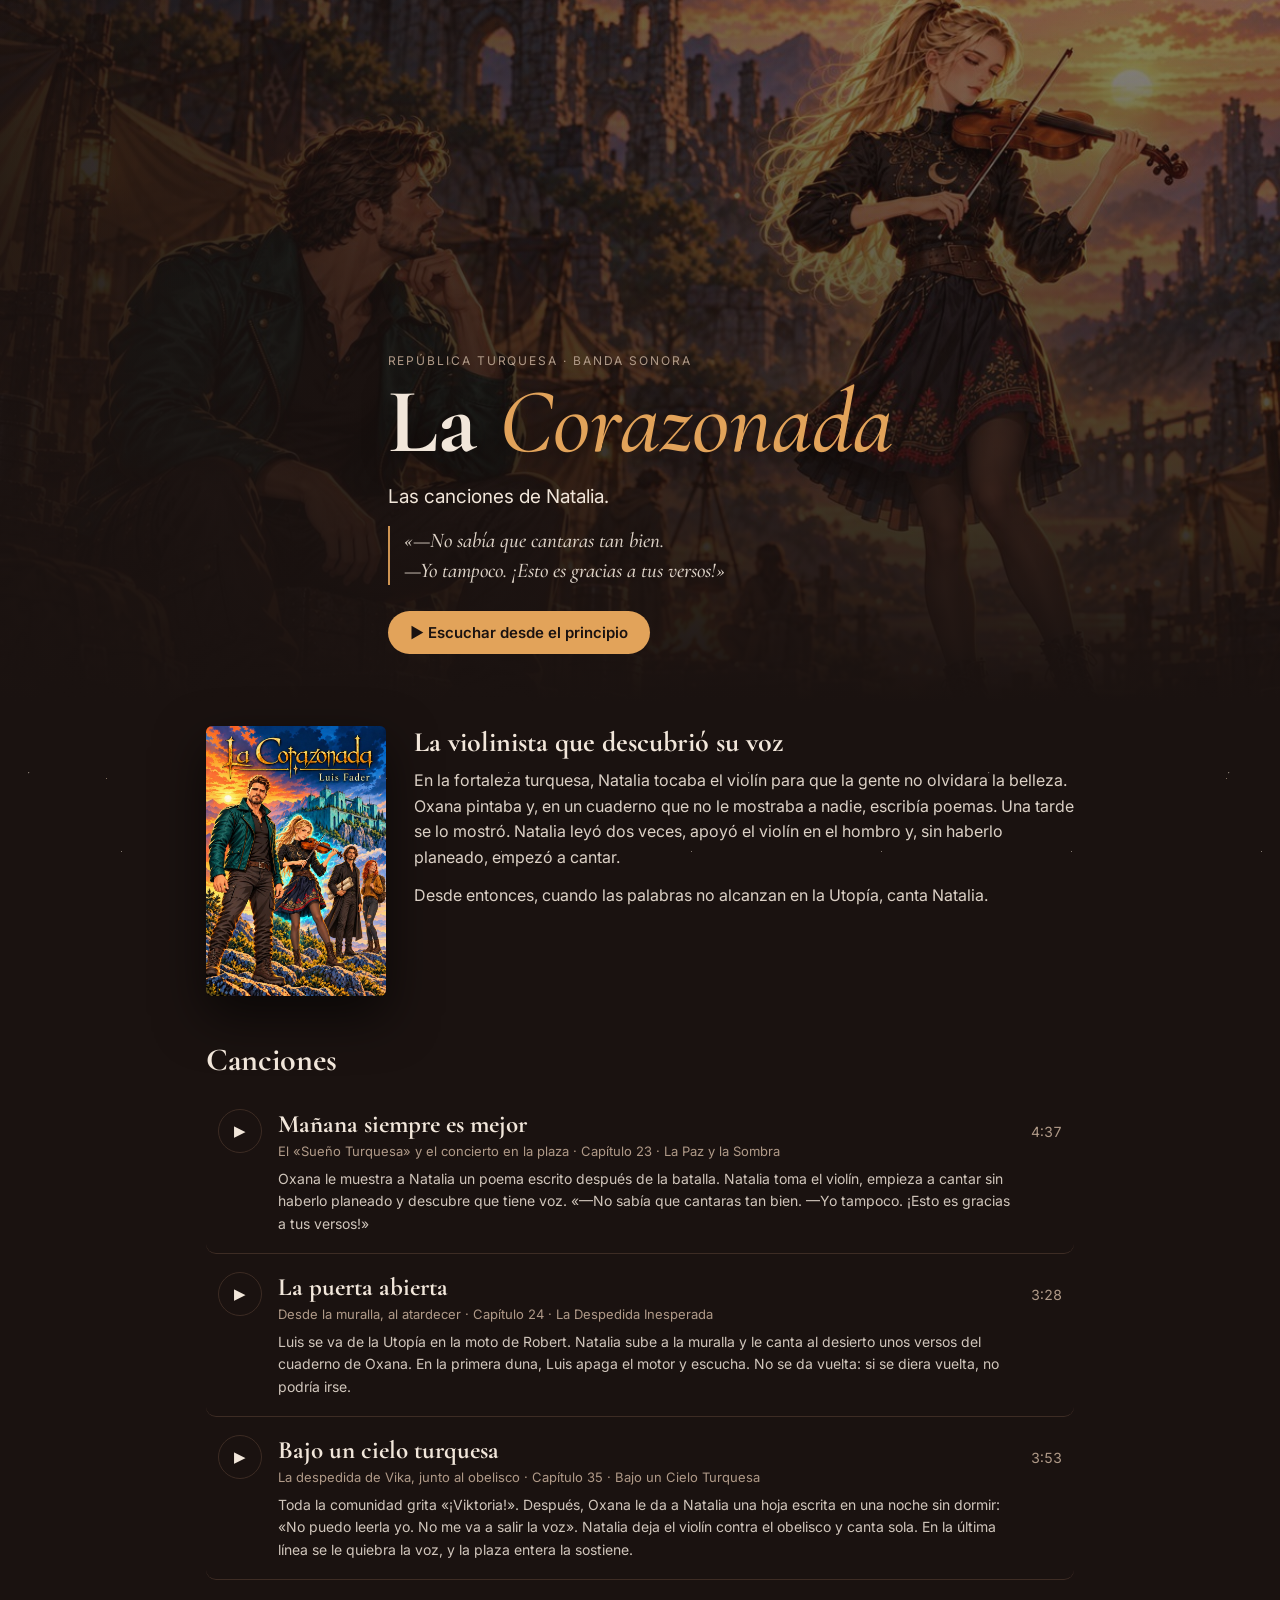
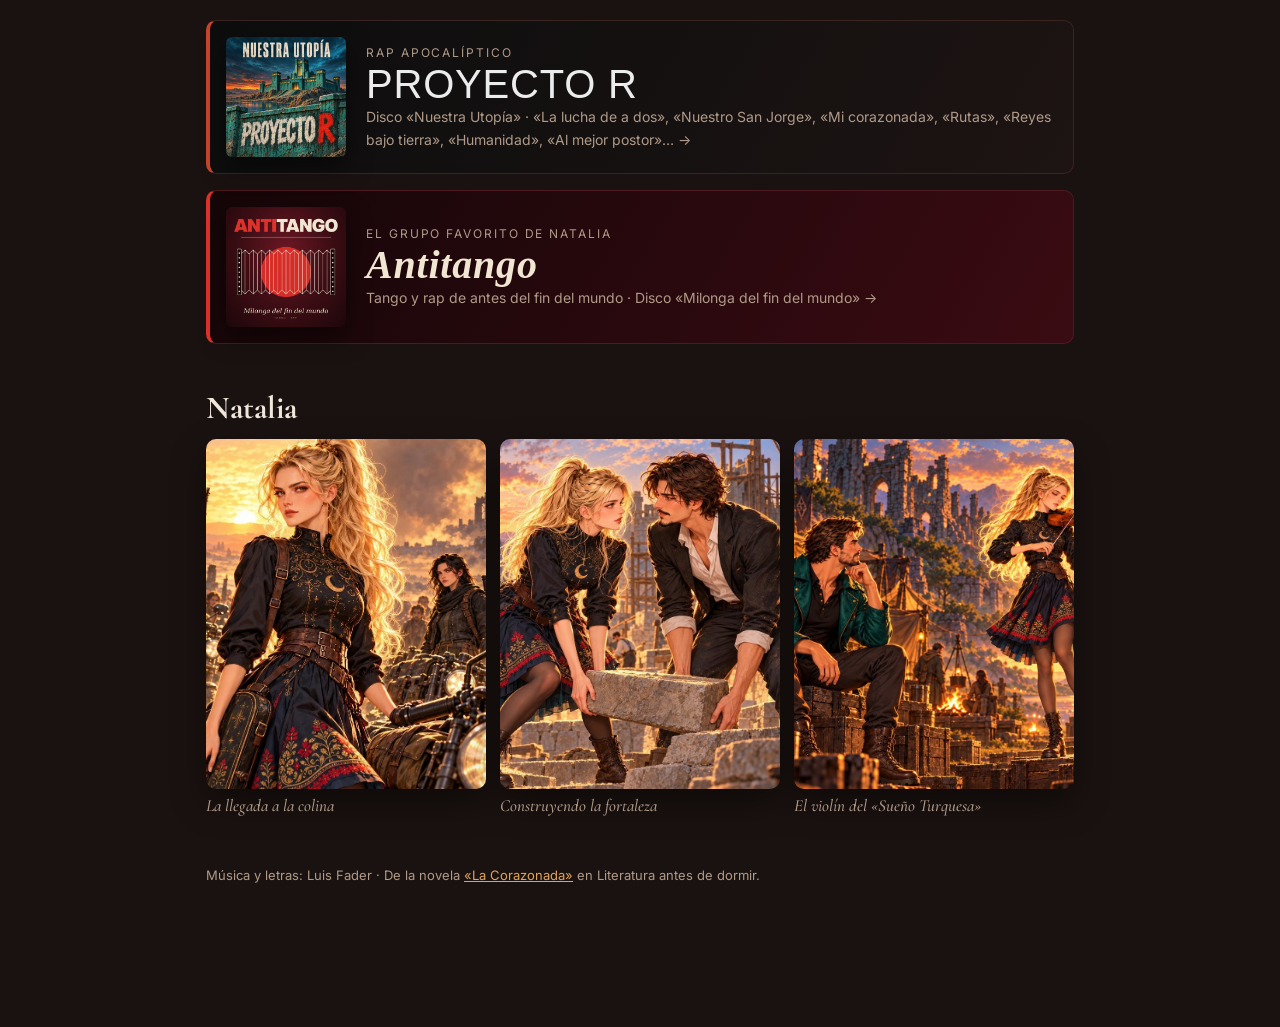
<file: index.html>
<!DOCTYPE html>
<html lang="es">
<head>
  <meta charset="UTF-8">
  <meta name="viewport" content="width=device-width, initial-scale=1.0">
  <title>La Corazonada — banda sonora</title>
  <meta name="description" content="Las canciones de Natalia en «La Corazonada», novela de Robert Fader.">
  <meta property="og:title" content="La Corazonada — banda sonora">
  <meta property="og:description" content="Las canciones de Natalia en «La Corazonada».">
  <meta property="og:image" content="assets/img/hero-violin.jpg">
  <link rel="preconnect" href="https://fonts.googleapis.com">
  <link href="https://fonts.googleapis.com/css2?family=Cormorant+Garamond:ital,wght@0,500;0,700;1,500&family=Inter:wght@400;500;600&display=swap" rel="stylesheet">
  <link rel="stylesheet" href="assets/css/style.css?v=5">
</head>
<body>
  <div class="stars" aria-hidden="true"></div>
  <div class="dust" aria-hidden="true"></div>

  <header class="hero">
    <img class="hero-bg" src="assets/img/hero-violin.jpg" alt="">
    <div class="hero-shade" aria-hidden="true"></div>
    <div class="wrap hero-inner">
      <p class="eyebrow">República Turquesa · Banda sonora</p>
      <h1>La <em>Corazonada</em></h1>
      <p class="lead">Las canciones de Natalia.</p>
      <p class="quote">«—No sabía que cantaras tan bien.<br>—Yo tampoco. ¡Esto es gracias a tus versos!»</p>
      <button class="btn" id="playAll" type="button">▶ Escuchar desde el principio</button>
    </div>
  </header>

  <main class="wrap">
    <section class="intro">
      <img class="cover" src="assets/img/cover.jpg?v=5" alt="Portada de «La Corazonada»">
      <div>
        <h2>La violinista que descubrió su voz</h2>
        <p>En la fortaleza turquesa, Natalia tocaba el violín para que la gente no olvidara la belleza. Oxana pintaba y, en un cuaderno que no le mostraba a nadie, escribía poemas. Una tarde se lo mostró. Natalia leyó dos veces, apoyó el violín en el hombro y, sin haberlo planeado, empezó a cantar.</p>
        <p>Desde entonces, cuando las palabras no alcanzan en la Utopía, canta Natalia.</p>
      </div>
    </section>

    <h2 class="section-title">Canciones</h2>
    <ol class="tracks" id="tracks"></ol>

    <section class="lyrics" id="lyrics" hidden>
      <p class="eyebrow" id="lyricsScene"></p>
      <h2 id="lyricsTitle"></h2>
      <div id="lyricsBody" class="lyrics-body"></div>
    </section>

    <a class="band-card" href="proyecto-r/">
      <img src="proyecto-r/img/nuestra-utopia-400.jpg" alt="Portada de «Nuestra Utopía», de Proyecto R" width="120" height="120" loading="lazy">
      <span class="band-text">
        <span class="eyebrow">Rap apocalíptico</span>
        <span class="band-name">Proyecto R</span>
        <span class="band-sub">Disco «Nuestra Utopía» · «La lucha de a dos», «Nuestro San Jorge», «Mi corazonada», «Rutas», «Reyes bajo tierra», «Humanidad», «Al mejor postor»… →</span>
      </span>
    </a>

    <a class="band-card antitango" href="antitango/">
      <img src="antitango/img/milonga-del-fin-del-mundo-400.jpg" alt="Portada de «Milonga del fin del mundo», de Antitango" width="120" height="120" loading="lazy">
      <span class="band-text">
        <span class="eyebrow">El grupo favorito de Natalia</span>
        <span class="band-name">Antitango</span>
        <span class="band-sub">Tango y rap de antes del fin del mundo · Disco «Milonga del fin del mundo» →</span>
      </span>
    </a>

    <h2 class="section-title">Natalia</h2>
    <div class="gallery">
      <figure><img src="assets/img/natalia-retrato.jpg" alt="Natalia junto a las motos, al llegar a la colina" loading="lazy"><figcaption>La llegada a la colina</figcaption></figure>
      <figure><img src="assets/img/natalia-piedra.jpg" alt="Natalia y Robert levantando una piedra turquesa" loading="lazy"><figcaption>Construyendo la fortaleza</figcaption></figure>
      <figure><img src="assets/img/hero-violin.jpg" alt="Natalia toca el violín al atardecer mientras Robert la escucha" loading="lazy"><figcaption>El violín del «Sueño Turquesa»</figcaption></figure>
    </div>
  </main>

  <footer class="wrap foot">
    <p>Música y letras: Luis Fader · De la novela <a href="https://luisfader.github.io/litmir/?lang=es#/la-corazonada">«La Corazonada»</a> en Literatura antes de dormir.</p>
  </footer>

  <div class="player" id="player" hidden>
    <button class="pbtn" id="prev" type="button" aria-label="Anterior">⏮</button>
    <button class="pbtn big" id="toggle" type="button" aria-label="Reproducir">▶</button>
    <button class="pbtn" id="next" type="button" aria-label="Siguiente">⏭</button>
    <div class="pinfo">
      <span id="nowTitle"></span>
      <input type="range" id="seek" min="0" max="100" value="0" step="0.1" aria-label="Posición">
    </div>
    <span class="ptime" id="time">0:00</span>
  </div>
  <audio id="audio" preload="none"></audio>

  <script src="assets/js/canciones.js?v=5"></script>
  <script src="assets/js/app.js?v=5"></script>
</body>
</html>
</file>
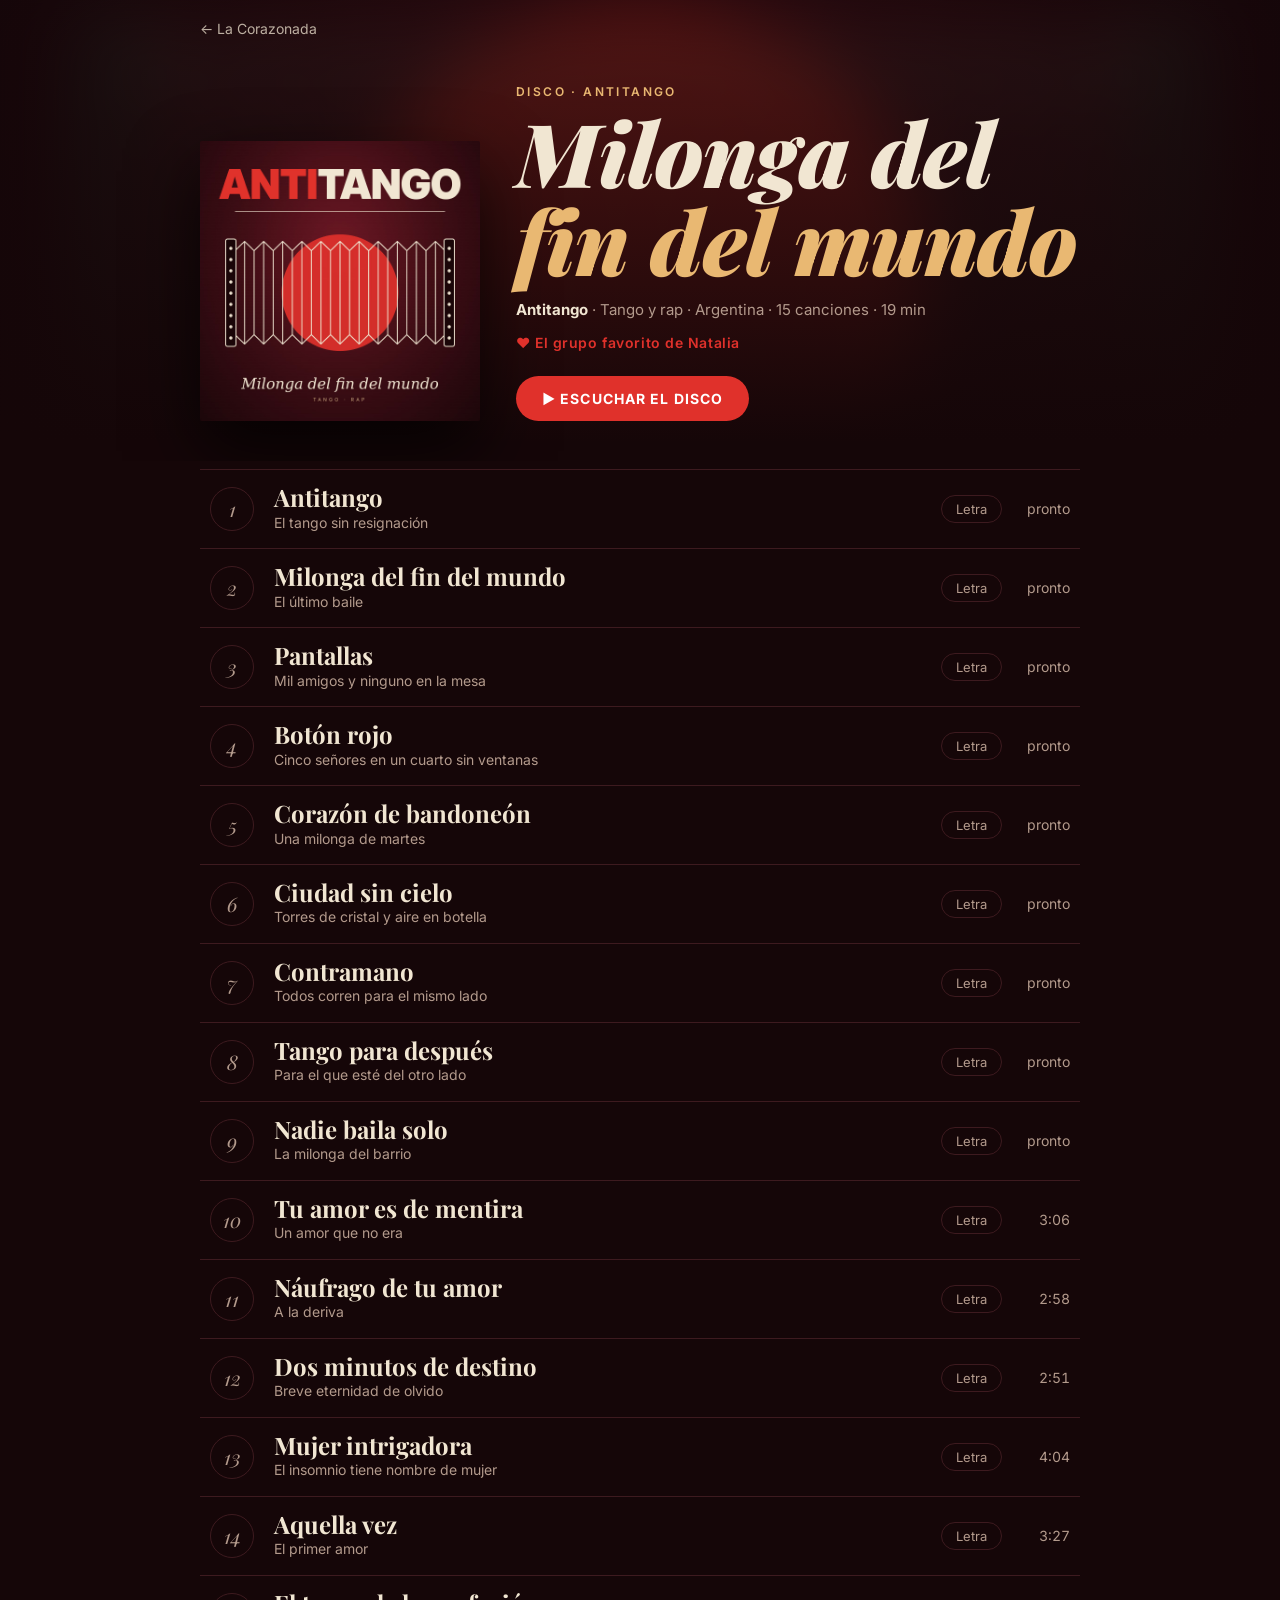
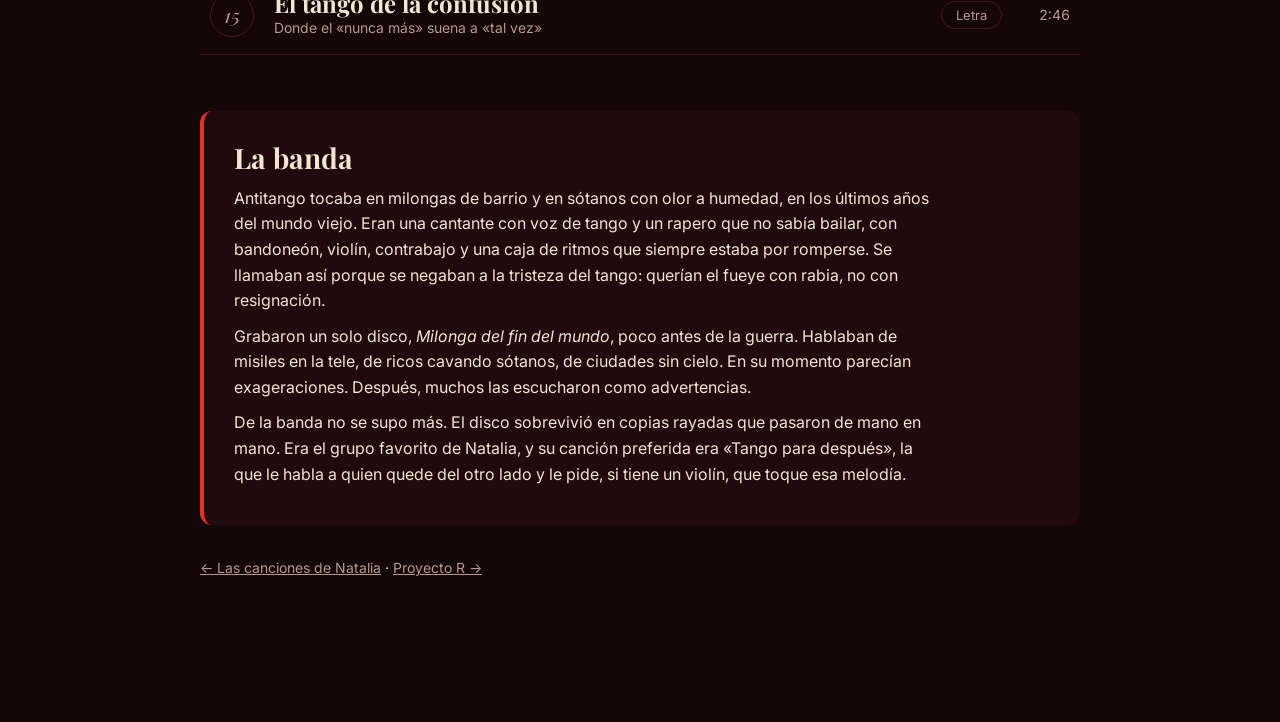
<file: antitango/index.html>
<!DOCTYPE html>
<html lang="es">
<head>
  <meta charset="UTF-8">
  <meta name="viewport" content="width=device-width, initial-scale=1.0">
  <title>Antitango — «Milonga del fin del mundo»</title>
  <meta name="description" content="Antitango, tango y rap de antes de la Gran Catástrofe. Disco «Milonga del fin del mundo». El grupo favorito de Natalia.">
  <meta property="og:title" content="Antitango — «Milonga del fin del mundo»">
  <meta property="og:description" content="Tango y rap de antes del fin del mundo. El grupo favorito de Natalia.">
  <meta property="og:image" content="https://luisfader.github.io/corazonada/antitango/img/milonga-del-fin-del-mundo.jpg">
  <meta name="twitter:card" content="summary_large_image">
  <link rel="icon" href="img/milonga-del-fin-del-mundo-400.jpg">
  <link rel="preconnect" href="https://fonts.googleapis.com">
  <link rel="preconnect" href="https://fonts.gstatic.com" crossorigin>
  <link href="https://fonts.googleapis.com/css2?family=Playfair+Display:ital,wght@0,700;0,900;1,700;1,900&family=Inter:wght@400;500;600;700&display=swap" rel="stylesheet">
  <link rel="stylesheet" href="style.css?v=5">
</head>
<body>
  <header class="hero">
    <img class="hero-bg" src="img/milonga-del-fin-del-mundo.jpg" alt="">
    <nav class="wrap top"><a href="../">← La Corazonada</a></nav>
    <div class="wrap hero-inner">
      <img class="album-cover" src="img/milonga-del-fin-del-mundo.jpg" alt="Portada de «Milonga del fin del mundo»: un bandoneón abierto delante de un sol rojo, sobre fondo bordó" width="600" height="600">
      <div class="hero-text">
        <p class="eyebrow">Disco · Antitango</p>
        <h1>Milonga del <span>fin del mundo</span></h1>
        <p class="meta"><strong>Antitango</strong> · Tango y rap · Argentina · <span id="albumMeta"></span></p>
        <p class="fav">♥ El grupo favorito de Natalia</p>
        <button class="btn" id="playAll" type="button">▶ Escuchar el disco</button>
      </div>
    </div>
  </header>

  <main class="wrap">
    <ol class="tracks" id="tracks"></ol>

    <section class="about">
      <h2>La banda</h2>
      <p>Antitango tocaba en milongas de barrio y en sótanos con olor a humedad, en los últimos años del mundo viejo. Eran una cantante con voz de tango y un rapero que no sabía bailar, con bandoneón, violín, contrabajo y una caja de ritmos que siempre estaba por romperse. Se llamaban así porque se negaban a la tristeza del tango: querían el fueye con rabia, no con resignación.</p>
      <p>Grabaron un solo disco, <em>Milonga del fin del mundo</em>, poco antes de la guerra. Hablaban de misiles en la tele, de ricos cavando sótanos, de ciudades sin cielo. En su momento parecían exageraciones. Después, muchos las escucharon como advertencias.</p>
      <p>De la banda no se supo más. El disco sobrevivió en copias rayadas que pasaron de mano en mano. Era el grupo favorito de Natalia, y su canción preferida era «Tango para después», la que le habla a quien quede del otro lado y le pide, si tiene un violín, que toque esa melodía.</p>
    </section>
  </main>

  <footer class="wrap foot">
    <a href="../">← Las canciones de Natalia</a> · <a href="../proyecto-r/">Proyecto R →</a>
  </footer>

  <div class="player" id="player" hidden>
    <img class="pcover" src="img/milonga-del-fin-del-mundo-400.jpg" alt="" width="48" height="48">
    <div class="pinfo">
      <span id="nowTitle"></span>
      <span id="nowSub"></span>
    </div>
    <div class="pctrl">
      <button class="pbtn" id="prev" type="button" aria-label="Anterior">⏮</button>
      <button class="pbtn big" id="toggle" type="button" aria-label="Reproducir">▶</button>
      <button class="pbtn" id="next" type="button" aria-label="Siguiente">⏭</button>
    </div>
    <div class="pseek">
      <input type="range" id="seek" min="0" max="100" value="0" step="0.1" aria-label="Posición">
      <span class="ptime" id="time">0:00</span>
    </div>
  </div>
  <audio id="audio" preload="none"></audio>

  <script src="canciones.js?v=5"></script>
  <script src="app.js?v=5"></script>
</body>
</html>
</file>
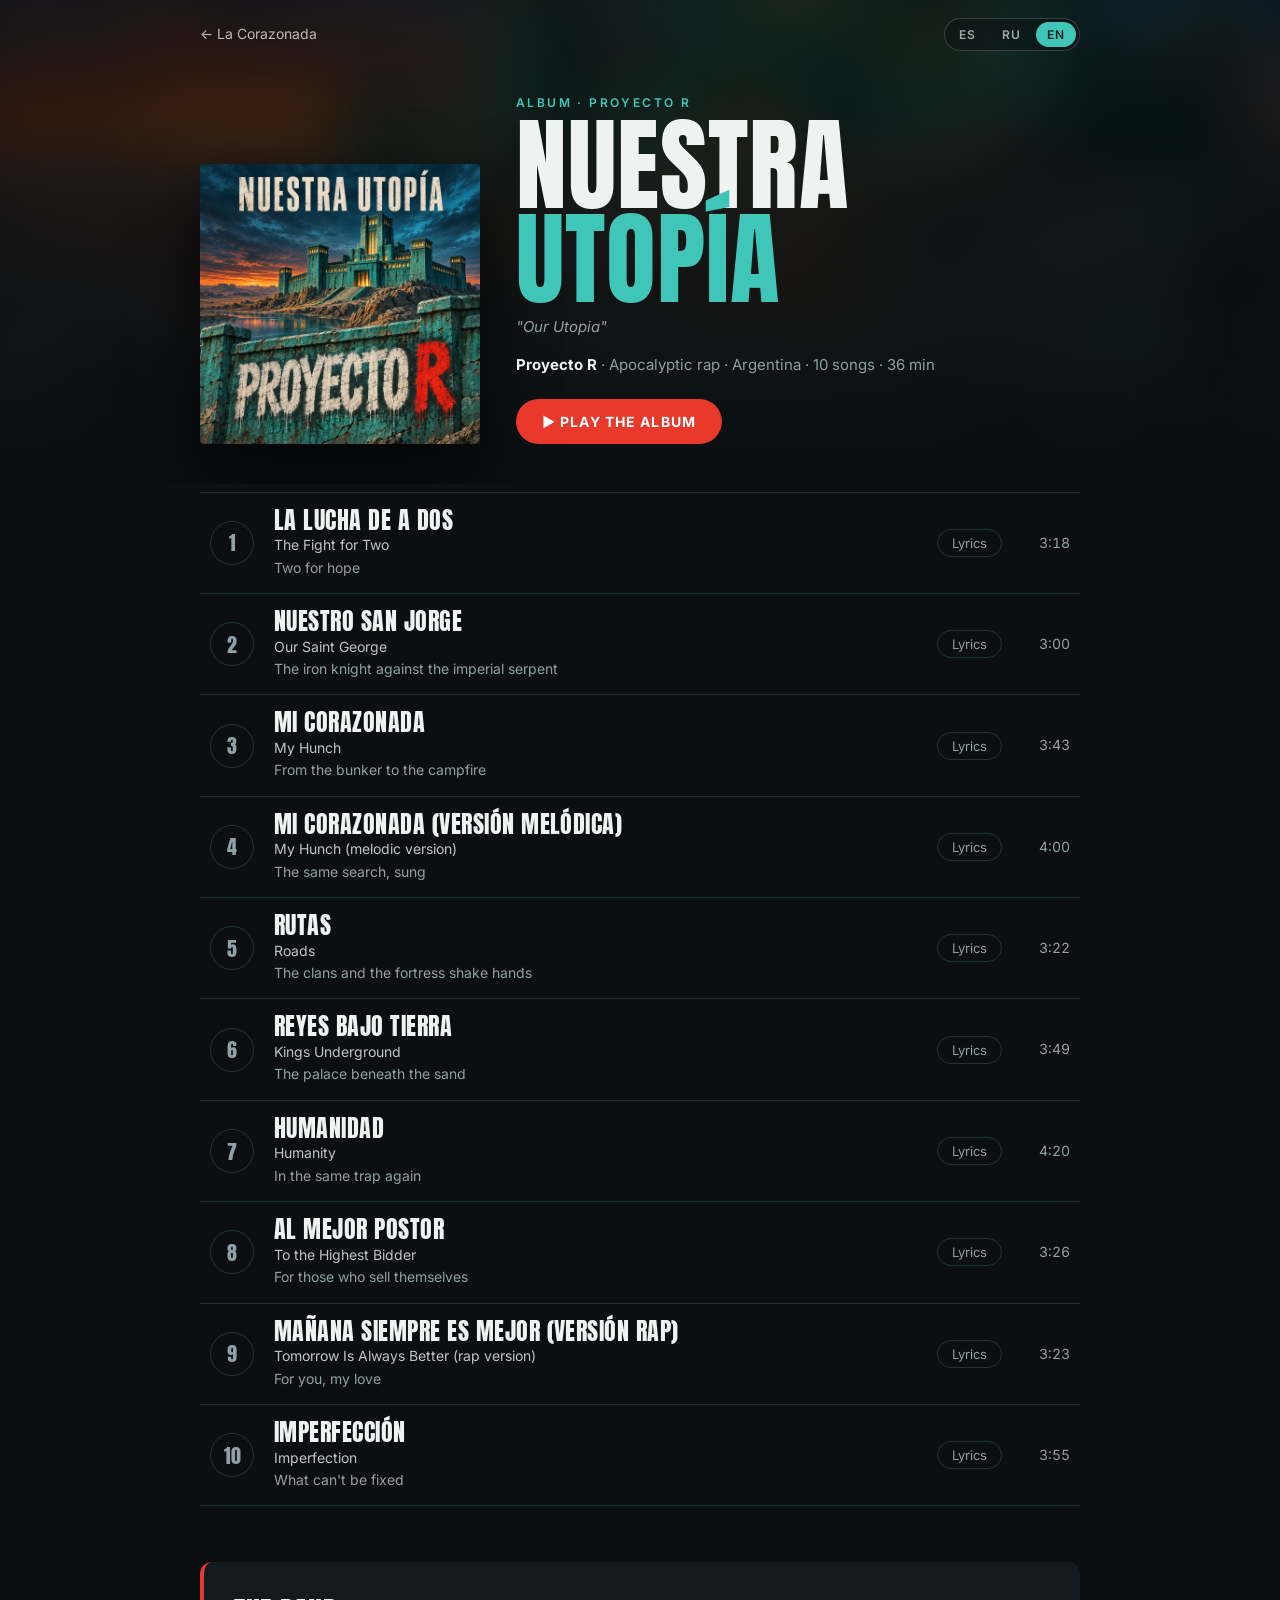
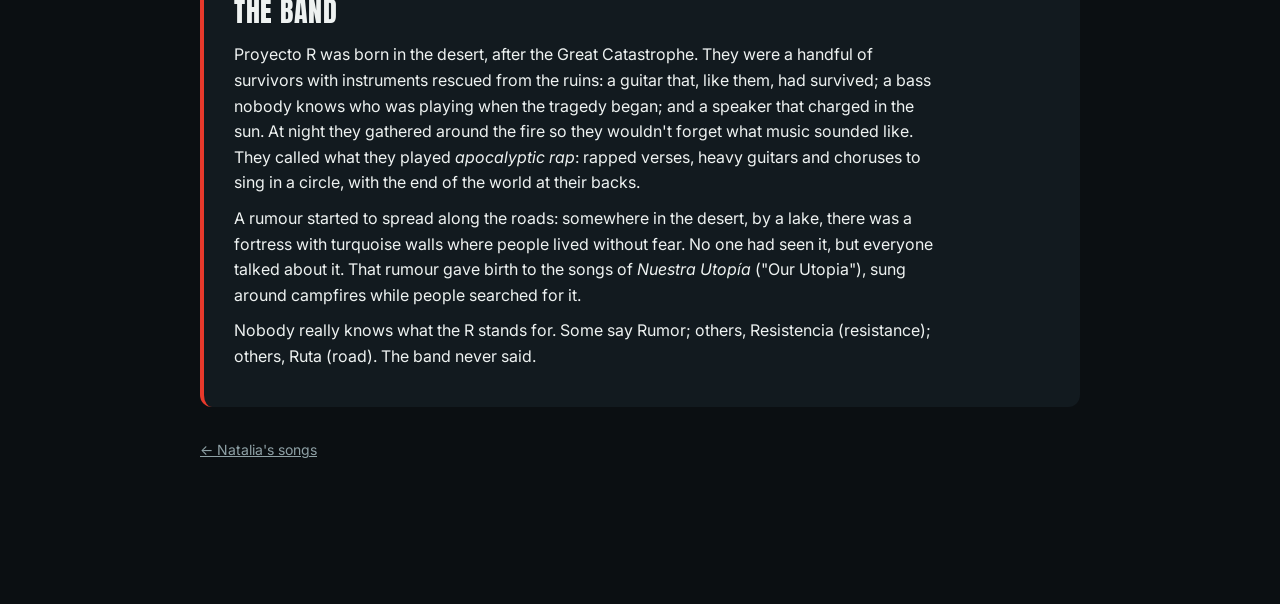
<file: proyecto-r/index.html>
<!DOCTYPE html>
<html lang="es">
<head>
  <meta charset="UTF-8">
  <meta name="viewport" content="width=device-width, initial-scale=1.0">
  <title>Proyecto R — «Nuestra Utopía»</title>
  <meta name="description" content="Proyecto R, rap apocalíptico nacido en el desierto. Disco «Nuestra Utopía».">
  <meta property="og:title" content="Proyecto R — «Nuestra Utopía»">
  <meta property="og:description" content="Canciones nacidas en los fogones del desierto, siguiendo el rumor de una fortaleza turquesa.">
  <meta property="og:image" content="https://luisfader.github.io/corazonada/proyecto-r/img/nuestra-utopia.jpg">
  <meta name="twitter:card" content="summary_large_image">
  <link rel="icon" href="img/nuestra-utopia-400.jpg">
  <link rel="preconnect" href="https://fonts.googleapis.com">
  <link rel="preconnect" href="https://fonts.gstatic.com" crossorigin>
  <link href="https://fonts.googleapis.com/css2?family=Anton&family=Inter:wght@400;500;600;700&display=swap" rel="stylesheet">
  <link rel="stylesheet" href="style.css?v=13">
</head>
<body>
  <header class="hero">
    <img class="hero-bg" src="img/nuestra-utopia.jpg" alt="">
    <nav class="wrap top">
      <a href="../">← La Corazonada</a>
      <div class="langs" role="group" aria-label="Idioma / Язык / Language">
        <button type="button" data-lang="es" lang="es">ES</button>
        <button type="button" data-lang="ru" lang="ru">RU</button>
        <button type="button" data-lang="en" lang="en">EN</button>
      </div>
    </nav>
    <div class="wrap hero-inner">
      <img class="album-cover" src="img/nuestra-utopia.jpg" alt="Portada de «Nuestra Utopía»: la fortaleza turquesa sobre el lago y «Proyecto R» pintado en el muro" width="600" height="600">
      <div class="hero-text">
        <p class="eyebrow" data-i18n="eyebrow">Disco · Proyecto R</p>
        <h1>Nuestra <span>Utopía</span></h1>
        <p class="album-tr" id="albumTr" hidden></p>
        <p class="meta"><strong>Proyecto R</strong> · <span data-i18n="genre">Rap apocalíptico · Argentina</span> · <span id="albumMeta"></span></p>
        <button class="btn" id="playAll" type="button" data-i18n="playAll">▶ Escuchar el disco</button>
      </div>
    </div>
  </header>

  <main class="wrap">
    <ol class="tracks" id="tracks"></ol>

    <section class="about" data-only="es" lang="es">
      <h2>La banda</h2>
      <p>Proyecto R nació en el desierto, después de la Gran Catástrofe. Eran unos pocos sobrevivientes con instrumentos rescatados de las ruinas: una guitarra que, como ellos, había sobrevivido; un bajo del que nadie sabe quién lo estaba tocando cuando empezó la tragedia, y un parlante que se cargaba con el sol. De noche se juntaban alrededor del fuego para no olvidarse de cómo sonaba la música. A lo que tocaban le dijeron <em>rap apocalíptico</em>: versos rapeados, guitarras pesadas y estribillos para cantar en ronda, con el fin del mundo a la espalda.</p>
      <p>Por las rutas empezó a correr un rumor: en algún lugar del desierto, junto a un lago, había una fortaleza de muros turquesa donde la gente vivía sin miedo. Nadie la había visto, pero todos hablaban de ella. De ese rumor nacieron las canciones de <em>Nuestra Utopía</em>, que se cantaban en los fogones mientras la buscaban.</p>
      <p>Nadie sabe bien qué significa la R. Unos dicen que es de Rumor; otros, de Resistencia; otros, de Ruta. La banda nunca lo aclaró.</p>
    </section>

    <section class="about" data-only="ru" lang="ru" hidden>
      <h2>Группа</h2>
      <p>Proyecto R родился в пустыне, после Великой Катастрофы. Это были несколько выживших с инструментами, спасёнными из руин: гитара, которая, как и они, уцелела; бас, о котором никто не знает, кто на нём играл, когда началась трагедия, и колонка, заряжавшаяся от солнца. По ночам они собирались у огня, чтобы не забыть, как звучит музыка. То, что они играли, назвали <em>апокалиптическим рэпом</em>: читаемые куплеты, тяжёлые гитары и припевы, которые поют по кругу, с концом света за спиной.</p>
      <p>По дорогам пошёл слух: где-то в пустыне, у озера, стоит крепость с бирюзовыми стенами, где люди живут без страха. Никто её не видел, но все о ней говорили. Из этого слуха родились песни <em>Nuestra Utopía</em> («Наша Утопия»), которые пели у костров, пока её искали.</p>
      <p>Никто толком не знает, что значит буква R. Одни говорят, что это Rumor — «слух»; другие — Resistencia, «сопротивление»; третьи — Ruta, «дорога». Группа так и не объяснила.</p>
    </section>

    <section class="about" data-only="en" lang="en" hidden>
      <h2>The band</h2>
      <p>Proyecto R was born in the desert, after the Great Catastrophe. They were a handful of survivors with instruments rescued from the ruins: a guitar that, like them, had survived; a bass nobody knows who was playing when the tragedy began; and a speaker that charged in the sun. At night they gathered around the fire so they wouldn't forget what music sounded like. They called what they played <em>apocalyptic rap</em>: rapped verses, heavy guitars and choruses to sing in a circle, with the end of the world at their backs.</p>
      <p>A rumour started to spread along the roads: somewhere in the desert, by a lake, there was a fortress with turquoise walls where people lived without fear. No one had seen it, but everyone talked about it. That rumour gave birth to the songs of <em>Nuestra Utopía</em> ("Our Utopia"), sung around campfires while people searched for it.</p>
      <p>Nobody really knows what the R stands for. Some say Rumor; others, Resistencia (resistance); others, Ruta (road). The band never said.</p>
    </section>
  </main>

  <footer class="wrap foot">
    <a href="../" data-i18n="back">← Las canciones de Natalia</a>
  </footer>

  <div class="player" id="player" hidden>
    <img class="pcover" src="img/nuestra-utopia-400.jpg" alt="" width="48" height="48">
    <div class="pinfo">
      <span id="nowTitle"></span>
      <span id="nowSub"></span>
    </div>
    <div class="pctrl">
      <button class="pbtn" id="prev" type="button" aria-label="Anterior">⏮</button>
      <button class="pbtn big" id="toggle" type="button" aria-label="Reproducir">▶</button>
      <button class="pbtn" id="next" type="button" aria-label="Siguiente">⏭</button>
    </div>
    <div class="pseek">
      <input type="range" id="seek" min="0" max="100" value="0" step="0.1" aria-label="Posición">
      <span class="ptime" id="time">0:00</span>
    </div>
  </div>
  <audio id="audio" preload="none"></audio>

  <script src="canciones.js?v=13"></script>
  <script src="app.js?v=13"></script>
</body>
</html>
</file>
<file: assets/css/style.css>
/* Desierto al atardecer y una fortaleza turquesa. Cuando canta Natalia, el cielo se vuelve turquesa y el polvo brilla. */
:root {
  --bg: #1a1210;
  --bg2: #241915;
  --line: #3d2c24;
  --ink: #f1e6da;
  --muted: #b09a88;
  --accent: #e2a35a;      /* arena dorada */
  --turq1: #3fd0c9;       /* cielo turquesa */
  --turq2: #1f8f9a;
  --serif: "Cormorant Garamond", Georgia, serif;
  --sans: "Inter", system-ui, sans-serif;
}
body.is-playing { --accent: var(--turq1); }

* { box-sizing: border-box; }
html { scroll-behavior: smooth; }
body {
  margin: 0; background: var(--bg); color: var(--ink);
  font: 16px/1.6 var(--sans); padding-bottom: 96px; transition: background 2s;
}
body.is-playing { background: #0f1a1c; }
a { color: var(--accent); }

.wrap { max-width: 900px; margin: 0 auto; padding: 0 16px; }

/* estrellas del desierto */
.stars {
  position: fixed; inset: 0; pointer-events: none; z-index: 0; opacity: .45;
  background-image:
    radial-gradient(1.5px 1.5px at 12% 22%, #fff3e0 50%, transparent 51%),
    radial-gradient(1px 1px at 64% 48%, #fff3e0 50%, transparent 51%),
    radial-gradient(1.2px 1.2px at 38% 78%, #ffe2c4 50%, transparent 51%),
    radial-gradient(1px 1px at 86% 12%, #fff3e0 50%, transparent 51%);
  background-size: 240px 240px, 190px 190px, 280px 280px, 150px 150px;
  animation: twinkle 6s ease-in-out infinite alternate; transition: opacity 2s;
}
@keyframes twinkle { to { opacity: .2; } }
body.is-playing .stars { opacity: .7; }

/* polvo turquesa que sube con la música */
.dust {
  position: fixed; inset: 0; pointer-events: none; z-index: 0; opacity: 0;
  background-image:
    radial-gradient(2px 2px at 20% 90%, var(--turq1) 50%, transparent 51%),
    radial-gradient(1.5px 1.5px at 70% 70%, var(--turq1) 50%, transparent 51%),
    radial-gradient(2.5px 2.5px at 45% 55%, #9ff3ec 50%, transparent 51%),
    radial-gradient(1.5px 1.5px at 90% 85%, var(--turq1) 50%, transparent 51%);
  background-size: 230px 230px, 170px 170px, 270px 270px, 150px 150px;
  animation: dust 18s linear infinite; transition: opacity 2s;
}
@keyframes dust { to { background-position: 30px -230px, -20px -170px, 15px -270px, -10px -150px; } }
body.is-playing .dust { opacity: .5; }
@media (prefers-reduced-motion: reduce) { .stars, .dust { animation: none; } }

header, main, footer { position: relative; z-index: 1; }

/* portada con Natalia y el violín */
.hero { position: relative; min-height: 78vh; display: flex; align-items: flex-end; overflow: hidden; }
.hero-bg {
  position: absolute; inset: 0; width: 100%; height: 100%; object-fit: cover; object-position: 70% 35%;
  filter: saturate(.8) brightness(.75); transition: filter 2.5s;
}
body.is-playing .hero-bg { filter: saturate(1.05) brightness(.85) hue-rotate(-12deg); }
.hero-shade {
  position: absolute; inset: 0;
  background: linear-gradient(180deg, rgba(26,18,16,.15) 0%, rgba(26,18,16,.55) 55%, var(--bg) 100%),
              linear-gradient(90deg, rgba(26,18,16,.85) 0%, rgba(26,18,16,.2) 65%);
  transition: background 2s;
}
body.is-playing .hero-shade {
  background: linear-gradient(180deg, rgba(15,26,28,.1) 0%, rgba(15,26,28,.55) 55%, #0f1a1c 100%),
              linear-gradient(90deg, rgba(15,26,28,.85) 0%, rgba(15,26,28,.15) 65%);
}
.hero-inner { position: relative; padding-top: 80px; padding-bottom: 48px; }
.eyebrow { text-transform: uppercase; letter-spacing: .16em; font-size: 12px; color: var(--muted); margin: 0 0 8px; }
h1 { font: 700 clamp(48px, 9vw, 92px)/.95 var(--serif); margin: 0 0 16px; text-shadow: 0 4px 30px rgba(0,0,0,.5); }
h1 em { font-weight: 500; color: var(--accent); transition: color 1.5s; }
body.is-playing h1 em {
  background: linear-gradient(90deg, var(--turq1), #9ff3ec, var(--turq2));
  -webkit-background-clip: text; background-clip: text; color: transparent;
}
.lead { font-size: 19px; margin: 0 0 14px; max-width: 30em; }
.quote {
  font: italic 500 21px/1.4 var(--serif); color: var(--ink); opacity: .9; max-width: 28em;
  border-left: 2px solid var(--accent); padding-left: 14px; margin: 0 0 26px; transition: border-color 1.5s;
}
.btn {
  font: 600 15px var(--sans); color: #1a1210; background: var(--accent);
  border: 0; border-radius: 999px; padding: 12px 22px; cursor: pointer; transition: background 1.5s, transform .15s;
}
.btn:hover { transform: translateY(-1px); }

.intro { display: grid; grid-template-columns: 180px 1fr; gap: 28px; align-items: start; margin-top: 24px; }
.cover { width: 100%; border-radius: 6px; box-shadow: 0 20px 50px rgba(0,0,0,.6); }
.intro h2 { font: 700 28px/1.15 var(--serif); margin: 0 0 10px; }
.intro p { margin: 0 0 12px; color: var(--ink); opacity: .9; }

.section-title { font: 700 32px var(--serif); margin: 44px 0 12px; }

.tracks { list-style: none; margin: 0; padding: 0; }
.track {
  display: grid; grid-template-columns: 44px 1fr auto; gap: 16px; align-items: start;
  padding: 18px 12px; border-bottom: 1px solid var(--line); cursor: pointer; border-radius: 10px; transition: background .2s;
}
.track:hover, .track.active { background: var(--bg2); }
body.is-playing .track.active { background: rgba(63,208,201,.08); }
.tplay {
  width: 44px; height: 44px; border-radius: 50%; border: 1px solid var(--line);
  background: transparent; color: var(--ink); font-size: 15px; cursor: pointer;
}
.track.active .tplay { background: var(--accent); color: #1a1210; border-color: var(--accent); }
.tmeta { display: flex; flex-direction: column; gap: 2px; min-width: 0; }
.ttitle { font: 700 25px/1.2 var(--serif); }
.track.active .ttitle { color: var(--accent); }
.tscene { font-size: 13px; color: var(--muted); }
.tchap { white-space: nowrap; }
.tnote { font-size: 14px; opacity: .85; margin-top: 4px; }
.tdur { font-variant-numeric: tabular-nums; color: var(--muted); font-size: 14px; padding-top: 12px; }

.lyrics { margin: 44px 0 24px; padding: 28px; background: var(--bg2); border-radius: 12px; border: 1px solid var(--line); }
.lyrics h2 { font: 700 36px var(--serif); margin: 0 0 16px; color: var(--accent); transition: color 1.5s; }
.lyrics-body p { font: 500 21px/1.5 var(--serif); margin: 0 0 18px; }
.lyrics-body .chorus { padding-left: 14px; border-left: 2px solid var(--accent); font-style: italic; }
.lyrics-body .label { display: block; font: 600 11px var(--sans); letter-spacing: .14em; text-transform: uppercase; color: var(--muted); font-style: normal; margin-bottom: 4px; }
.muted { color: var(--muted); }

.gallery { display: grid; grid-template-columns: repeat(3, 1fr); gap: 14px; }
.gallery figure { margin: 0; }
.gallery img { width: 100%; aspect-ratio: 4/5; object-fit: cover; border-radius: 10px; display: block; box-shadow: 0 14px 34px rgba(0,0,0,.45); }
.gallery figcaption { font: italic 500 17px var(--serif); color: var(--muted); margin-top: 6px; }

.foot { color: var(--muted); font-size: 13px; padding-top: 36px; padding-bottom: 32px; }

.player {
  position: fixed; left: 0; right: 0; bottom: 0; z-index: 5;
  display: flex; align-items: center; gap: 10px; padding: 12px 16px;
  background: rgba(20,14,12,.94); backdrop-filter: blur(8px); border-top: 1px solid var(--line);
}
body.is-playing .player { background: rgba(12,22,24,.94); }
.player[hidden] { display: none; }
.pbtn { background: none; border: 0; color: var(--ink); font-size: 18px; cursor: pointer; padding: 6px; }
.pbtn.big { width: 44px; height: 44px; border-radius: 50%; background: var(--accent); color: #1a1210; transition: background 1.5s; }
.pinfo { flex: 1; display: flex; flex-direction: column; gap: 4px; min-width: 0; }
#nowTitle { font: 700 17px var(--serif); white-space: nowrap; overflow: hidden; text-overflow: ellipsis; }
#seek { width: 100%; accent-color: var(--accent); }
.ptime { font-variant-numeric: tabular-nums; color: var(--muted); font-size: 13px; }

@media (max-width: 640px) {
  .hero { min-height: 70vh; }
  .hero-bg { object-position: 72% 30%; }
  .hero-inner { padding-top: 48px; padding-bottom: 32px; }
  .intro { grid-template-columns: 1fr; }
  .cover { width: 140px; }
  .gallery { grid-template-columns: 1fr 1fr; }
  .gallery figure:last-child { grid-column: 1 / -1; }
  .gallery figure:last-child img { aspect-ratio: 16/10; }
  .track { grid-template-columns: 40px 1fr; }
  .tdur { display: none; }
  .tplay { width: 40px; height: 40px; }
  .lyrics { padding: 20px; }
}

/* acceso a Proyecto R */
.band-card {
  display: flex; align-items: center; gap: 20px; margin: 40px 0 0; padding: 16px;
  background: linear-gradient(120deg, #0d0d0e, #1d1413); border: 1px solid #3a2420; border-left: 4px solid #c9442c;
  border-radius: 10px; text-decoration: none; color: var(--ink); transition: transform .15s, border-color .2s;
}
.band-card:hover { transform: translateY(-2px); border-color: #c9442c; }
.band-card .eyebrow { margin: 0; }
.band-name { font: 400 40px/1 Impact, "Anton", sans-serif; text-transform: uppercase; letter-spacing: .02em; color: #ececec; }
.band-sub { font-size: 14px; color: var(--muted); }
.band-card img { width: 120px; height: 120px; object-fit: cover; border-radius: 6px; flex: none; box-shadow: 0 10px 24px rgba(0,0,0,.5); }
.band-text { display: flex; flex-direction: column; gap: 2px; min-width: 0; }
@media (max-width: 640px) { .band-card img { width: 84px; height: 84px; } .band-name { font-size: 30px; } }
.band-card.antitango { margin-top: 16px; background: linear-gradient(120deg, #150608, #3a0b12); border-color: #4d1a20; border-left-color: #e0312b; }
.band-card.antitango .band-name { font-family: "Playfair Display", Georgia, serif; font-style: italic; font-weight: 900; text-transform: none; color: #f1e6d2; }
</file>
<file: antitango/style.css>
/* Antitango — «Milonga del fin del mundo». Bordó de milonga, rojo del sol, crema del papel viejo. */
:root {
  --bg: #150608;
  --bg2: #22090d;
  --bg3: #2d0d12;
  --line: #3d1a1f;
  --ink: #f1e6d2;
  --muted: #b39a8c;
  --turq: #e9b872;   /* dorado: hace de acento principal */
  --red: #e0312b;
  --display: "Playfair Display", "GFS Baskerville", Georgia, serif;
  --sans: "Inter", system-ui, sans-serif;
}

* { box-sizing: border-box; }
html { scroll-behavior: smooth; scroll-padding-top: 16px; }
body { margin: 0; background: var(--bg); color: var(--ink); font: 16px/1.6 var(--sans); padding-bottom: 110px; }
a { color: var(--turq); }
.wrap { max-width: 920px; margin: 0 auto; padding: 0 20px; }
button { font-family: inherit; }

/* Cabecera con la portada */
.hero { position: relative; overflow: hidden; padding-bottom: 40px; }
.hero-bg {
  position: absolute; inset: -40px; width: calc(100% + 80px); height: calc(100% + 80px);
  object-fit: cover; filter: blur(36px) brightness(.4) saturate(1.3);
}
.hero::after { content: ""; position: absolute; inset: 0; background: linear-gradient(180deg, rgba(11,15,18,.2), var(--bg) 96%); }
.top, .hero-inner { position: relative; z-index: 1; }
.top { padding-top: 18px; padding-bottom: 18px; font-size: 14px; }
.top a { color: var(--ink); opacity: .75; text-decoration: none; }
.top a:hover { opacity: 1; }
.hero-inner { display: grid; grid-template-columns: 280px 1fr; gap: 36px; align-items: end; padding-top: 24px; }
.album-cover { width: 100%; height: auto; display: block; border-radius: 4px; box-shadow: 0 30px 70px rgba(0,0,0,.75); }
.eyebrow { text-transform: uppercase; letter-spacing: .2em; font-size: 12px; font-weight: 600; color: var(--turq); margin: 0 0 6px; }
h1 { font: 400 clamp(52px, 8vw, 104px)/.92 var(--display); text-transform: uppercase; margin: 0 0 14px; letter-spacing: .01em; }
h1 span { color: var(--turq); }
.meta { margin: 0 0 22px; color: var(--muted); font-size: 15px; }
.meta strong { color: var(--ink); }
.btn {
  font: 700 14px var(--sans); text-transform: uppercase; letter-spacing: .08em; color: #fff;
  background: var(--red); border: 0; border-radius: 999px; padding: 14px 26px; cursor: pointer; transition: transform .15s, filter .15s;
}
.btn:hover { transform: translateY(-1px); filter: brightness(1.1); }

/* Lista de canciones */
.tracks { list-style: none; margin: 8px 0 0; padding: 0; border-top: 1px solid var(--line); }
.track { border-bottom: 1px solid var(--line); }
.trow { display: grid; grid-template-columns: 48px 1fr auto 52px; gap: 16px; align-items: center; padding: 14px 10px; cursor: pointer; border-radius: 8px; transition: background .15s; }
.trow:hover { background: var(--bg2); }
.track.active .trow { background: var(--bg2); }
.tplay {
  position: relative; width: 44px; height: 44px; border-radius: 50%; border: 1px solid var(--line);
  background: transparent; color: var(--ink); cursor: pointer; font-size: 15px;
}
.tplay .ticon { display: none; }
.trow:hover .tnum, .track.active .tnum { display: none; }
.trow:hover .ticon, .track.active .ticon { display: inline; }
.tnum { font: 400 20px var(--display); color: var(--muted); }
.track.active .tplay { background: var(--red); border-color: var(--red); color: #fff; }
.tmeta { display: flex; flex-direction: column; min-width: 0; }
.ttitle { font: 400 24px/1.15 var(--display); text-transform: uppercase; letter-spacing: .02em; }
.track.active .ttitle { color: var(--turq); }
.tscene { font-size: 14px; color: var(--muted); }
.tlyr {
  background: none; border: 1px solid var(--line); color: var(--muted); border-radius: 999px;
  padding: 5px 14px; font-size: 13px; cursor: pointer; transition: color .15s, border-color .15s;
}
.tlyr:hover, .track.open .tlyr { color: var(--ink); border-color: var(--turq); }
.tdur { font-variant-numeric: tabular-nums; color: var(--muted); font-size: 14px; text-align: right; }

/* Letra desplegada */
.tbody { padding: 6px 10px 30px 74px; }
.tnote { color: var(--muted); font-size: 15px; max-width: 40em; margin: 0 0 22px; }
.lyrics-body { column-width: 340px; column-gap: 48px; }
.lyrics-body p { font-size: 17px; line-height: 1.65; margin: 0 0 20px; break-inside: avoid; }
.lyrics-body .chorus { padding-left: 14px; border-left: 3px solid var(--turq); font-weight: 600; }
.lyrics-body .label { display: block; font-size: 11px; font-weight: 700; letter-spacing: .16em; text-transform: uppercase; color: var(--muted); margin-bottom: 2px; }
.muted { color: var(--muted); }

/* Sobre el disco */
.about { margin: 56px 0 0; padding: 28px 30px; background: var(--bg2); border-radius: 12px; border-left: 4px solid var(--red); }
.about h2 { font: 400 28px var(--display); text-transform: uppercase; margin: 0 0 10px; letter-spacing: .02em; }
.about p { margin: 0 0 10px; max-width: 44em; }
.about .small { color: var(--muted); font-size: 14px; margin: 14px 0 0; }

.foot { padding-top: 32px; padding-bottom: 32px; font-size: 14px; }
.foot a { color: var(--muted); }

/* Reproductor */
.player {
  position: fixed; left: 0; right: 0; bottom: 0; z-index: 5;
  display: grid; grid-template-columns: 48px minmax(120px, 220px) auto 1fr; gap: 16px; align-items: center;
  padding: 12px 20px; background: rgba(11,15,18,.96); backdrop-filter: blur(10px); border-top: 1px solid var(--line);
}
.player[hidden] { display: none; }
.pcover { width: 48px; height: 48px; border-radius: 4px; object-fit: cover; }
.pinfo { display: flex; flex-direction: column; min-width: 0; line-height: 1.3; }
#nowTitle { font: 400 17px var(--display); text-transform: uppercase; letter-spacing: .02em; white-space: nowrap; overflow: hidden; text-overflow: ellipsis; }
#nowSub { font-size: 12px; color: var(--muted); white-space: nowrap; overflow: hidden; text-overflow: ellipsis; }
.pctrl { display: flex; align-items: center; gap: 4px; }
.pbtn { background: none; border: 0; color: var(--ink); font-size: 18px; cursor: pointer; padding: 6px; }
.pbtn.big { width: 44px; height: 44px; border-radius: 50%; background: var(--red); color: #fff; }
.pseek { display: flex; align-items: center; gap: 12px; min-width: 0; }
#seek { flex: 1; min-width: 0; accent-color: var(--turq); }
.ptime { font-variant-numeric: tabular-nums; color: var(--muted); font-size: 13px; white-space: nowrap; }

@media (max-width: 700px) {
  .hero-inner { grid-template-columns: 1fr; gap: 22px; padding-top: 4px; }
  .album-cover { width: 220px; }
  .trow { grid-template-columns: 40px 1fr auto; gap: 12px; padding: 12px 4px; }
  .tplay { width: 40px; height: 40px; }
  .tdur { display: none; }
  .ttitle { font-size: 20px; }
  .tscene { font-size: 13px; }
  .tbody { padding: 4px 4px 26px; }
  .about { padding: 22px 20px; }
  .player { grid-template-columns: 44px 1fr auto; grid-template-rows: auto auto; gap: 8px 12px; padding: 10px 14px; }
  .pcover { width: 44px; height: 44px; }
  .pseek { grid-column: 1 / -1; }
}

/* ajustes de Antitango */
h1 { text-transform: none; font-weight: 900; font-style: italic; letter-spacing: -.01em; font-size: clamp(46px, 7vw, 88px); line-height: 1; }
.ttitle, #nowTitle, .section-title, .about h2 { text-transform: none; font-weight: 700; letter-spacing: 0; }
.ttitle { font-size: 24px; }
.tnum { font-family: var(--display); font-style: italic; }
.fav { margin: -12px 0 22px; color: var(--red); font-weight: 600; font-size: 14px; letter-spacing: .04em; }
.album-cover { border-radius: 2px; }
.tcover { display: block; width: 100%; max-width: 560px; height: auto; border-radius: 6px; margin: 4px 0 20px; box-shadow: 0 16px 40px rgba(0,0,0,.5); }
</file>
<file: proyecto-r/style.css>
/* Proyecto R — «Nuestra Utopía». Turquesa de la fortaleza, rojo del grafiti, noche del desierto. */
:root {
  --bg: #0b0f12;
  --bg2: #121a1f;
  --bg3: #18232a;
  --line: #22313a;
  --ink: #eef2f1;
  --muted: #8fa1a6;
  --turq: #3fc6b8;
  --red: #e8392b;
  --display: "Anton", Impact, "Arial Narrow", sans-serif;
  --sans: "Inter", system-ui, sans-serif;
}

* { box-sizing: border-box; }
html { scroll-behavior: smooth; scroll-padding-top: 16px; }
body { margin: 0; background: var(--bg); color: var(--ink); font: 16px/1.6 var(--sans); padding-bottom: 110px; }
a { color: var(--turq); }
.wrap { max-width: 920px; margin: 0 auto; padding: 0 20px; }
button { font-family: inherit; }

/* Cabecera con la portada */
.hero { position: relative; overflow: hidden; padding-bottom: 40px; }
.hero-bg {
  position: absolute; inset: -40px; width: calc(100% + 80px); height: calc(100% + 80px);
  object-fit: cover; filter: blur(36px) brightness(.4) saturate(1.3);
}
.hero::after { content: ""; position: absolute; inset: 0; background: linear-gradient(180deg, rgba(11,15,18,.2), var(--bg) 96%); }
.top, .hero-inner { position: relative; z-index: 1; }
.top { padding-top: 18px; padding-bottom: 18px; font-size: 14px; }
.top a { color: var(--ink); opacity: .75; text-decoration: none; }
.top a:hover { opacity: 1; }
.hero-inner { display: grid; grid-template-columns: 280px 1fr; gap: 36px; align-items: end; padding-top: 24px; }
.album-cover { width: 100%; height: auto; display: block; border-radius: 4px; box-shadow: 0 30px 70px rgba(0,0,0,.75); }
.eyebrow { text-transform: uppercase; letter-spacing: .2em; font-size: 12px; font-weight: 600; color: var(--turq); margin: 0 0 6px; }
h1 { font: 400 clamp(52px, 8vw, 104px)/.92 var(--display); text-transform: uppercase; margin: 0 0 14px; letter-spacing: .01em; }
h1 span { color: var(--turq); }
.meta { margin: 0 0 22px; color: var(--muted); font-size: 15px; }
.meta strong { color: var(--ink); }
.btn {
  font: 700 14px var(--sans); text-transform: uppercase; letter-spacing: .08em; color: #fff;
  background: var(--red); border: 0; border-radius: 999px; padding: 14px 26px; cursor: pointer; transition: transform .15s, filter .15s;
}
.btn:hover { transform: translateY(-1px); filter: brightness(1.1); }

/* Lista de canciones */
.tracks { list-style: none; margin: 8px 0 0; padding: 0; border-top: 1px solid var(--line); }
.track { border-bottom: 1px solid var(--line); }
.trow { display: grid; grid-template-columns: 48px 1fr auto 52px; gap: 16px; align-items: center; padding: 14px 10px; cursor: pointer; border-radius: 8px; transition: background .15s; }
.trow:hover { background: var(--bg2); }
.track.active .trow { background: var(--bg2); }
.tplay {
  position: relative; width: 44px; height: 44px; border-radius: 50%; border: 1px solid var(--line);
  background: transparent; color: var(--ink); cursor: pointer; font-size: 15px;
}
.tplay .ticon { display: none; }
.trow:hover .tnum, .track.active .tnum { display: none; }
.trow:hover .ticon, .track.active .ticon { display: inline; }
.tnum { font: 400 20px var(--display); color: var(--muted); }
.track.active .tplay { background: var(--red); border-color: var(--red); color: #fff; }
.tmeta { display: flex; flex-direction: column; min-width: 0; }
.ttitle { font: 400 24px/1.15 var(--display); text-transform: uppercase; letter-spacing: .02em; }
.track.active .ttitle { color: var(--turq); }
.tscene { font-size: 14px; color: var(--muted); }
.tlyr {
  background: none; border: 1px solid var(--line); color: var(--muted); border-radius: 999px;
  padding: 5px 14px; font-size: 13px; cursor: pointer; transition: color .15s, border-color .15s;
}
.tlyr:hover, .track.open .tlyr { color: var(--ink); border-color: var(--turq); }
.tdur { font-variant-numeric: tabular-nums; color: var(--muted); font-size: 14px; text-align: right; }

/* Letra desplegada */
.tbody { padding: 6px 10px 30px 74px; }
.tnote { color: var(--muted); font-size: 15px; max-width: 40em; margin: 0 0 22px; }
.lyrics-body { column-width: 340px; column-gap: 48px; }
.lyrics-body p { font-size: 17px; line-height: 1.65; margin: 0 0 20px; break-inside: avoid; }
.lyrics-body .chorus { padding-left: 14px; border-left: 3px solid var(--turq); font-weight: 600; }
.lyrics-body .label { display: block; font-size: 11px; font-weight: 700; letter-spacing: .16em; text-transform: uppercase; color: var(--muted); margin-bottom: 2px; }
.muted { color: var(--muted); }

/* Sobre el disco */
.about { margin: 56px 0 0; padding: 28px 30px; background: var(--bg2); border-radius: 12px; border-left: 4px solid var(--red); }
.about h2 { font: 400 28px var(--display); text-transform: uppercase; margin: 0 0 10px; letter-spacing: .02em; }
.about p { margin: 0 0 10px; max-width: 44em; }
.about .small { color: var(--muted); font-size: 14px; margin: 14px 0 0; }

.foot { padding-top: 32px; padding-bottom: 32px; font-size: 14px; }
.foot a { color: var(--muted); }

/* Reproductor */
.player {
  position: fixed; left: 0; right: 0; bottom: 0; z-index: 5;
  display: grid; grid-template-columns: 48px minmax(120px, 220px) auto 1fr; gap: 16px; align-items: center;
  padding: 12px 20px; background: rgba(11,15,18,.96); backdrop-filter: blur(10px); border-top: 1px solid var(--line);
}
.player[hidden] { display: none; }
.pcover { width: 48px; height: 48px; border-radius: 4px; object-fit: cover; }
.pinfo { display: flex; flex-direction: column; min-width: 0; line-height: 1.3; }
#nowTitle { font: 400 17px var(--display); text-transform: uppercase; letter-spacing: .02em; white-space: nowrap; overflow: hidden; text-overflow: ellipsis; }
#nowSub { font-size: 12px; color: var(--muted); white-space: nowrap; overflow: hidden; text-overflow: ellipsis; }
.pctrl { display: flex; align-items: center; gap: 4px; }
.pbtn { background: none; border: 0; color: var(--ink); font-size: 18px; cursor: pointer; padding: 6px; }
.pbtn.big { width: 44px; height: 44px; border-radius: 50%; background: var(--red); color: #fff; }
.pseek { display: flex; align-items: center; gap: 12px; min-width: 0; }
#seek { flex: 1; min-width: 0; accent-color: var(--turq); }
.ptime { font-variant-numeric: tabular-nums; color: var(--muted); font-size: 13px; white-space: nowrap; }

@media (max-width: 700px) {
  .hero-inner { grid-template-columns: 1fr; gap: 22px; padding-top: 4px; }
  .album-cover { width: 220px; }
  .trow { grid-template-columns: 40px 1fr auto; gap: 12px; padding: 12px 4px; }
  .tplay { width: 40px; height: 40px; }
  .tdur { display: none; }
  .ttitle { font-size: 20px; }
  .tscene { font-size: 13px; }
  .tbody { padding: 4px 4px 26px; }
  .about { padding: 22px 20px; }
  .player { grid-template-columns: 44px 1fr auto; grid-template-rows: auto auto; gap: 8px 12px; padding: 10px 14px; }
  .pcover { width: 44px; height: 44px; }
  .pseek { grid-column: 1 / -1; }
}

/* Idiomas */
.top { display: flex; justify-content: space-between; align-items: center; gap: 12px; }
.langs { display: flex; gap: 4px; padding: 3px; border: 1px solid rgba(255,255,255,.18); border-radius: 999px; background: rgba(11,15,18,.45); }
.langs button {
  background: none; border: 0; color: var(--ink); opacity: .65; cursor: pointer;
  font: 600 12px var(--sans); letter-spacing: .08em; padding: 5px 11px; border-radius: 999px; transition: opacity .15s, background .15s;
}
.langs button:hover { opacity: 1; }
.langs button[aria-pressed="true"] { opacity: 1; background: var(--turq); color: #08201d; }
.album-tr { margin: -6px 0 14px; color: var(--muted); font-size: 15px; font-style: italic; }
.ttr { display: block; font-size: 14px; color: var(--ink); opacity: .8; }
.ttr[hidden] { display: none; }
.lyr-tools { margin: 0 0 18px; }
.lyr-switch {
  background: none; border: 1px solid var(--line); color: var(--muted); border-radius: 999px;
  padding: 4px 12px; font-size: 12px; cursor: pointer;
}
.lyr-switch:hover { color: var(--ink); border-color: var(--turq); }
</file>
